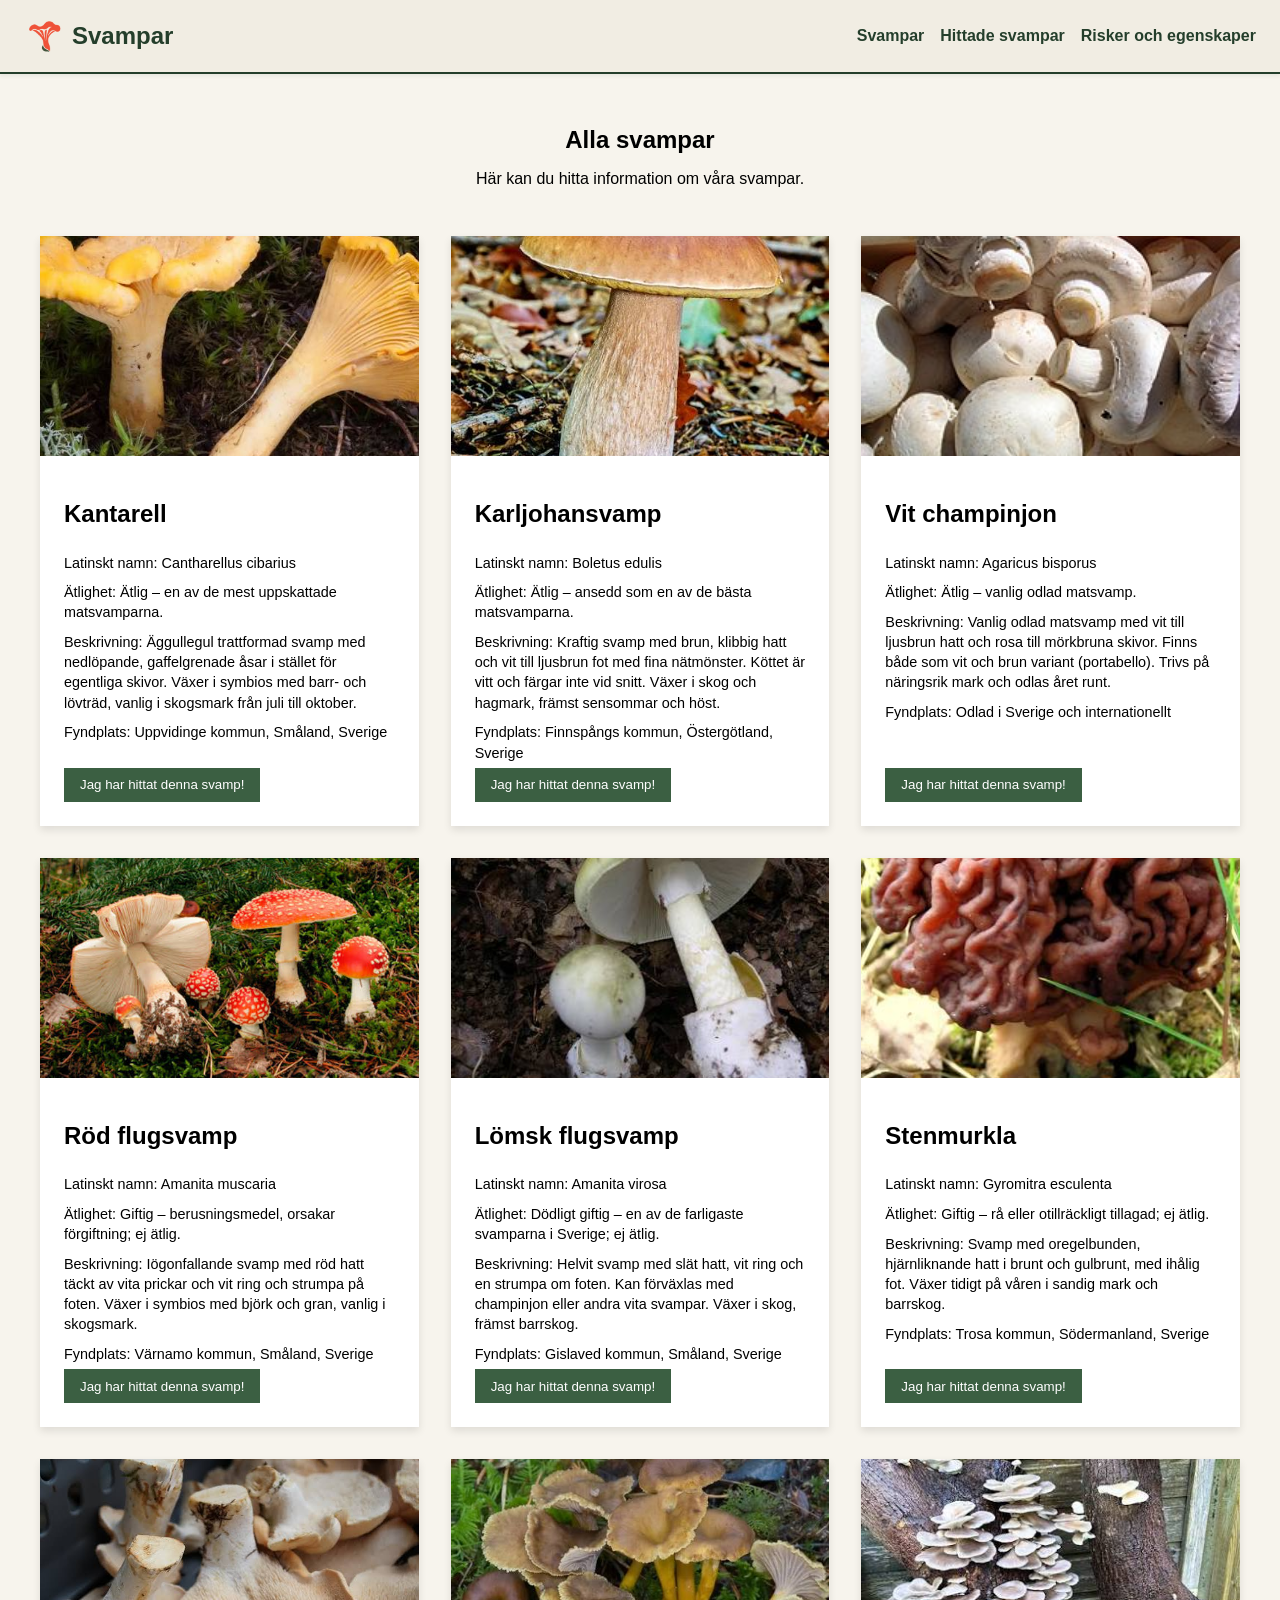
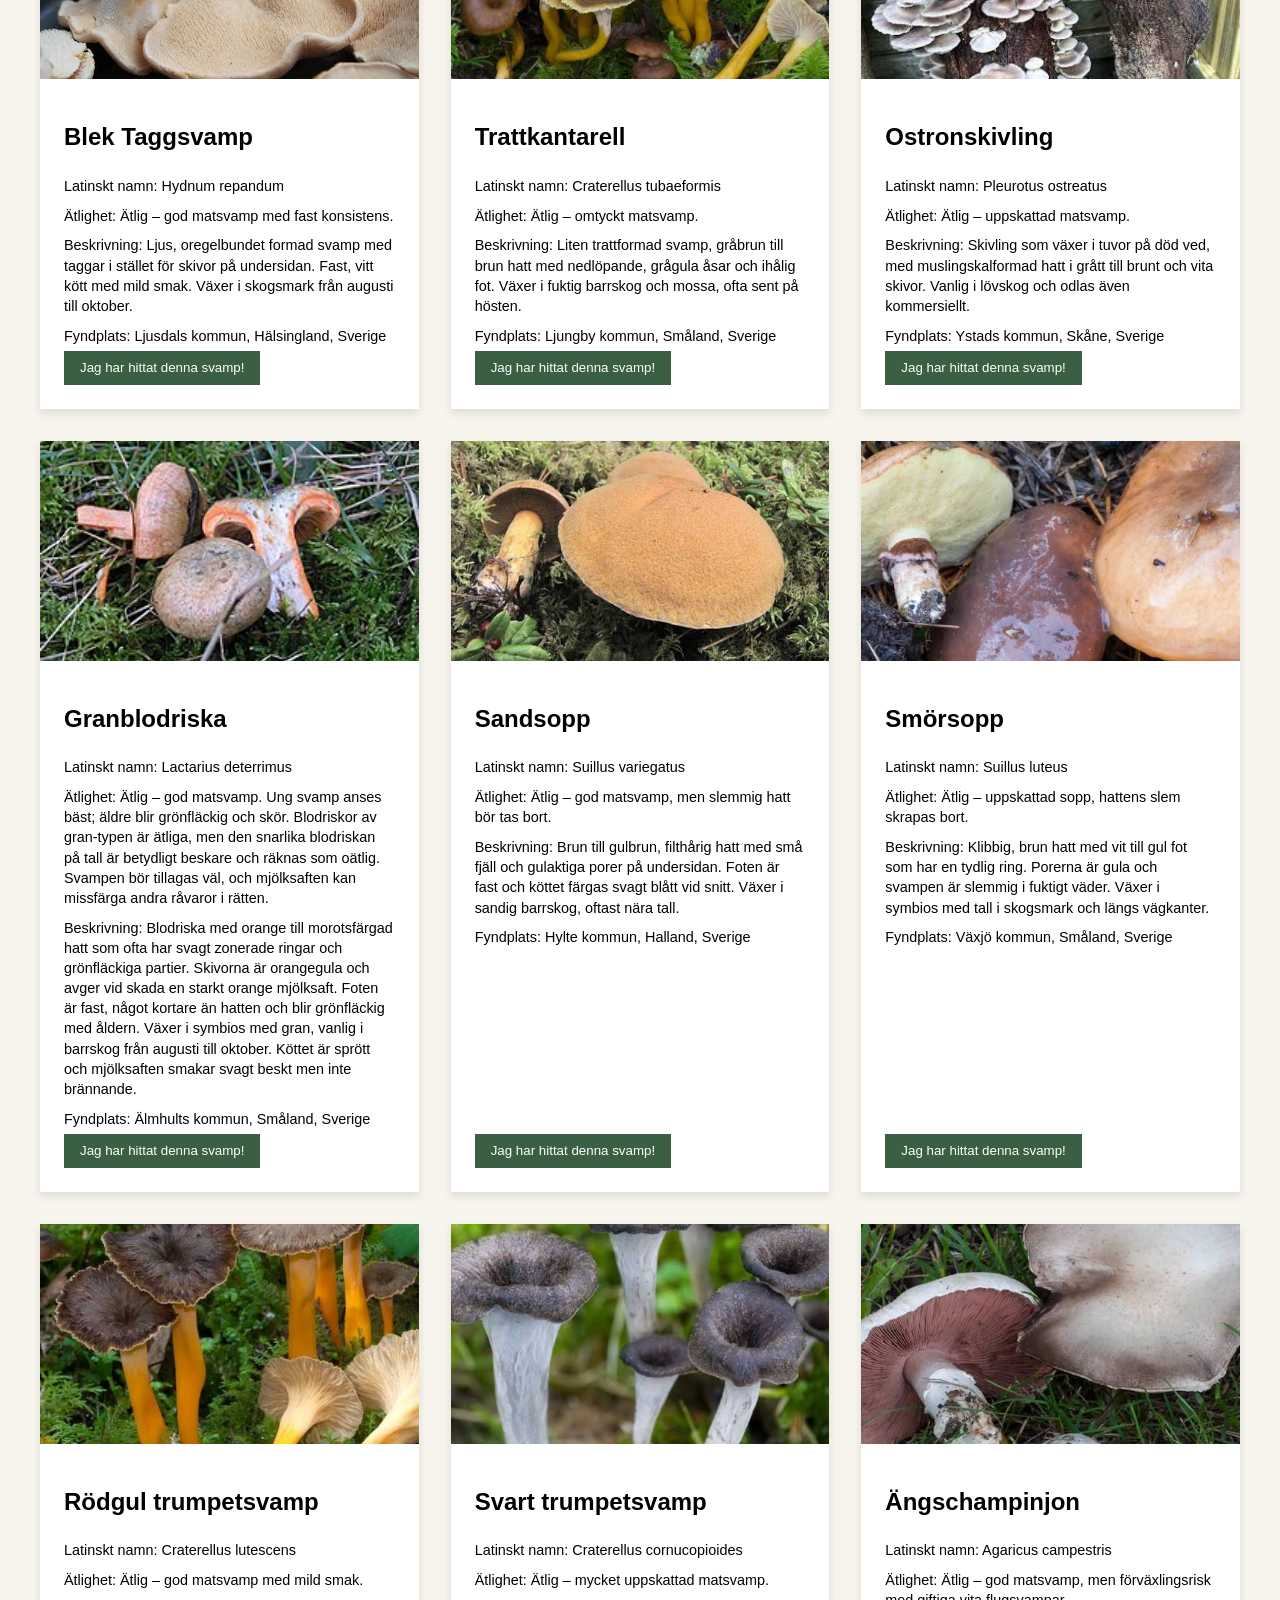
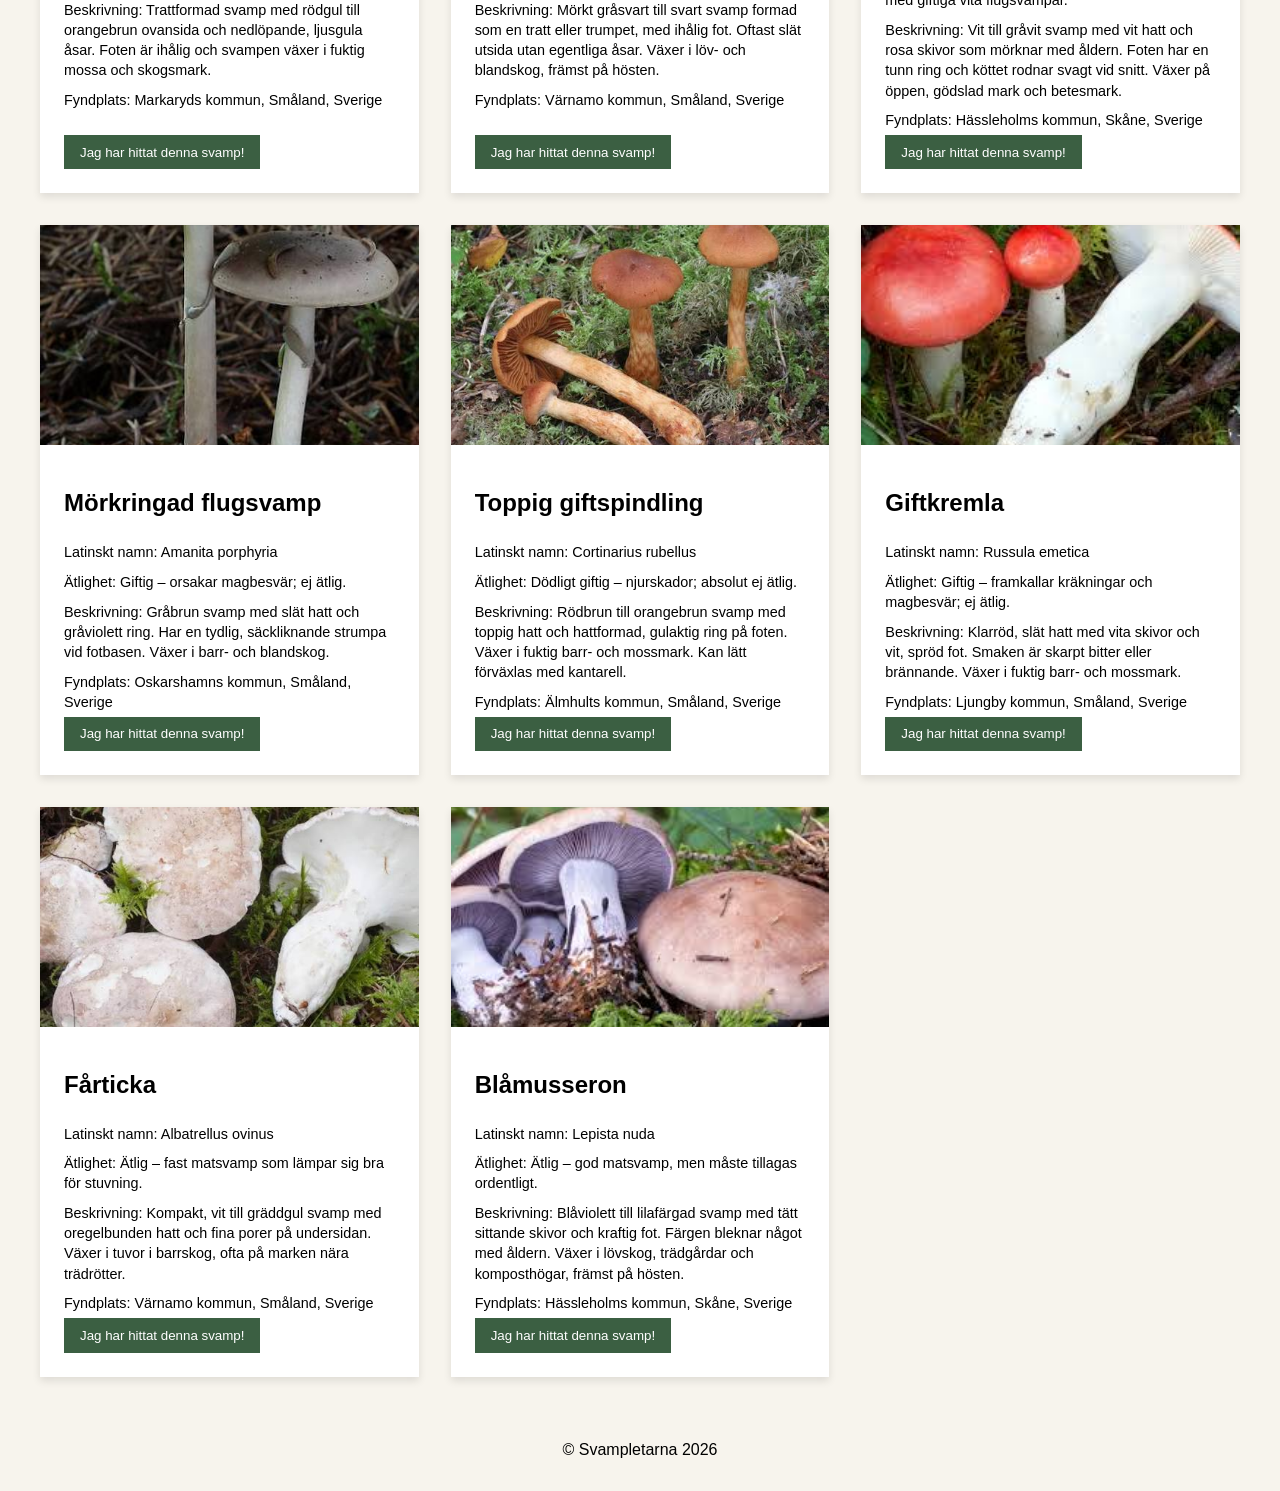
<file: index.html>
<!doctype html>
<html lang="sv">
  <head>
    <meta charset="UTF-8" />
    <meta name="viewport" content="width=device-width, initial-scale=1.0" />
    <title>Svampletarna - Alla svampar</title>
    <link rel="stylesheet" href="style.css" />
    <script src="script.js" defer></script>
  </head>
  <body>
    <header>
      <a class="brand" href="index.html">
        <img src="img/svamplogo-kantarell.png" alt="Logotyp för Svampletarna" />
        <span>Svampar</span>
      </a>

      <nav aria-label="Huvudmeny">
        <button class="menu" id="menu-btn" aria-label="Öppna meny">=</button>
        <ul id="nav-links">
          <li><a href="index.html">Svampar</a></li>
          <li><a href="hittade.html">Hittade svampar</a></li>
          <li><a href="risker.html">Risker och egenskaper</a></li>
        </ul>
      </nav>
    </header>

    <main>
      <section class="intro">
        <h1>Alla svampar</h1>
        <p>Här kan du hitta information om våra svampar.</p>
      </section>

      <section id="svamp-grid" aria-label="Svamparlista"></section>
    </main>

    <footer>
      <p>&copy; Svampletarna 2026</p>
    </footer>
  </body>
</html>
</file>
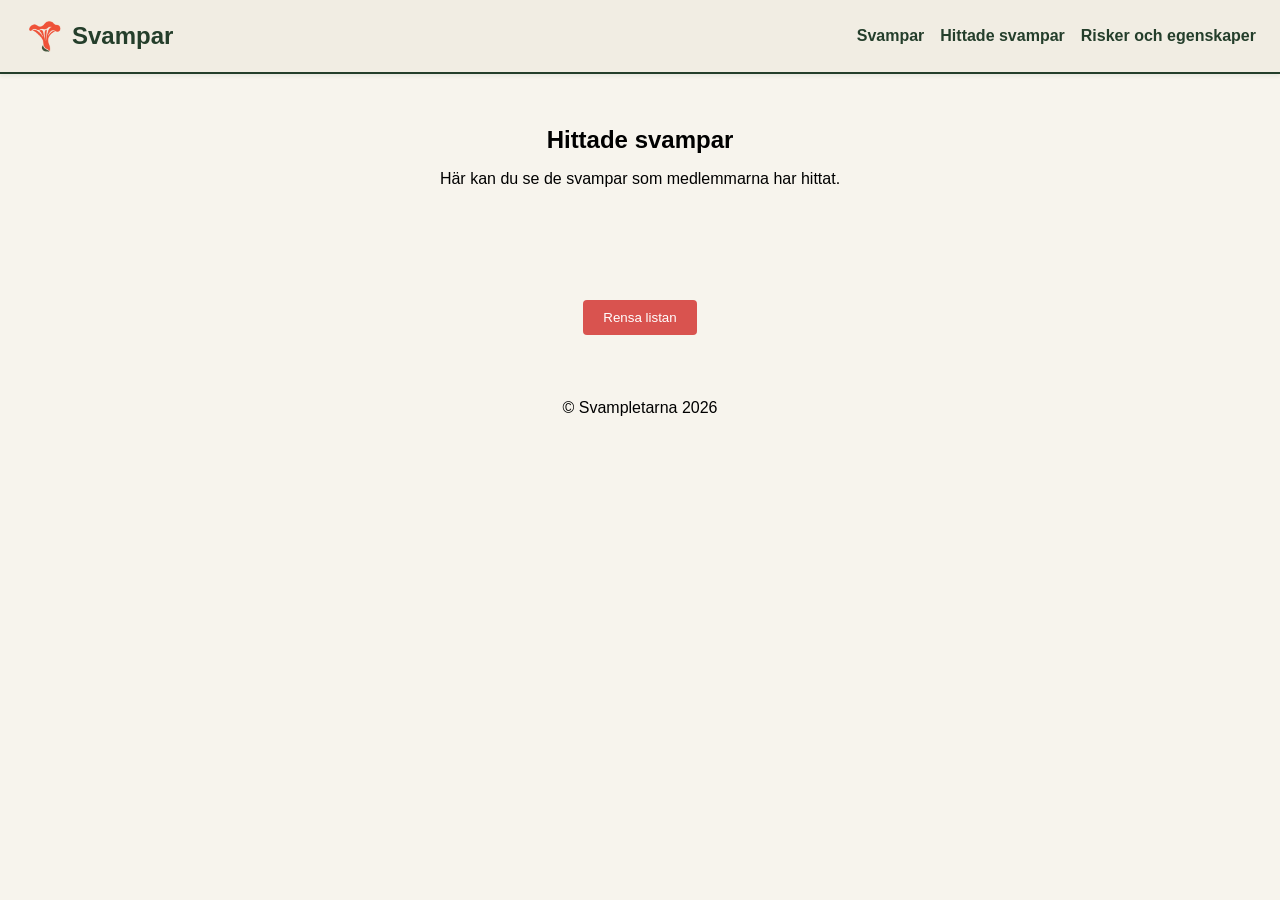
<file: hittade.html>
<!doctype html>
<html lang="sv">
  <head>
    <meta charset="UTF-8" />
    <meta name="viewport" content="width=device-width, initial-scale=1.0" />
    <title>Svampletarna - Hittade svampar</title>
    <link rel="stylesheet" href="style.css" />
    <script src="script.js" defer></script>
  </head>
  <body>
    <header>
      <a class="brand" href="index.html">
        <img src="img/svamplogo-kantarell.png" alt="Logotyp för Svampletarna" />
        <span>Svampar</span>
      </a>

      <nav aria-label="Huvudmeny">
        <button class="menu" id="menu-btn" aria-label="Öppna meny">=</button>
        <ul id="nav-links">
          <li><a href="index.html">Svampar</a></li>
          <li><a href="hittade.html">Hittade svampar</a></li>
          <li><a href="risker.html">Risker och egenskaper</a></li>
        </ul>
      </nav>
    </header>

    <main>
      <section class="intro">
        <h1>Hittade svampar</h1>
        <p>Här kan du se de svampar som medlemmarna har hittat.</p>
      </section>

      <section
        id="found-mushrooms"
        aria-label="Hittade svampar lista"
      ></section>

      <button id="clear-btn">Rensa listan</button>
    </main>

    <footer>
      <p>&copy; Svampletarna 2026</p>
    </footer>
  </body>
</html>
</file>
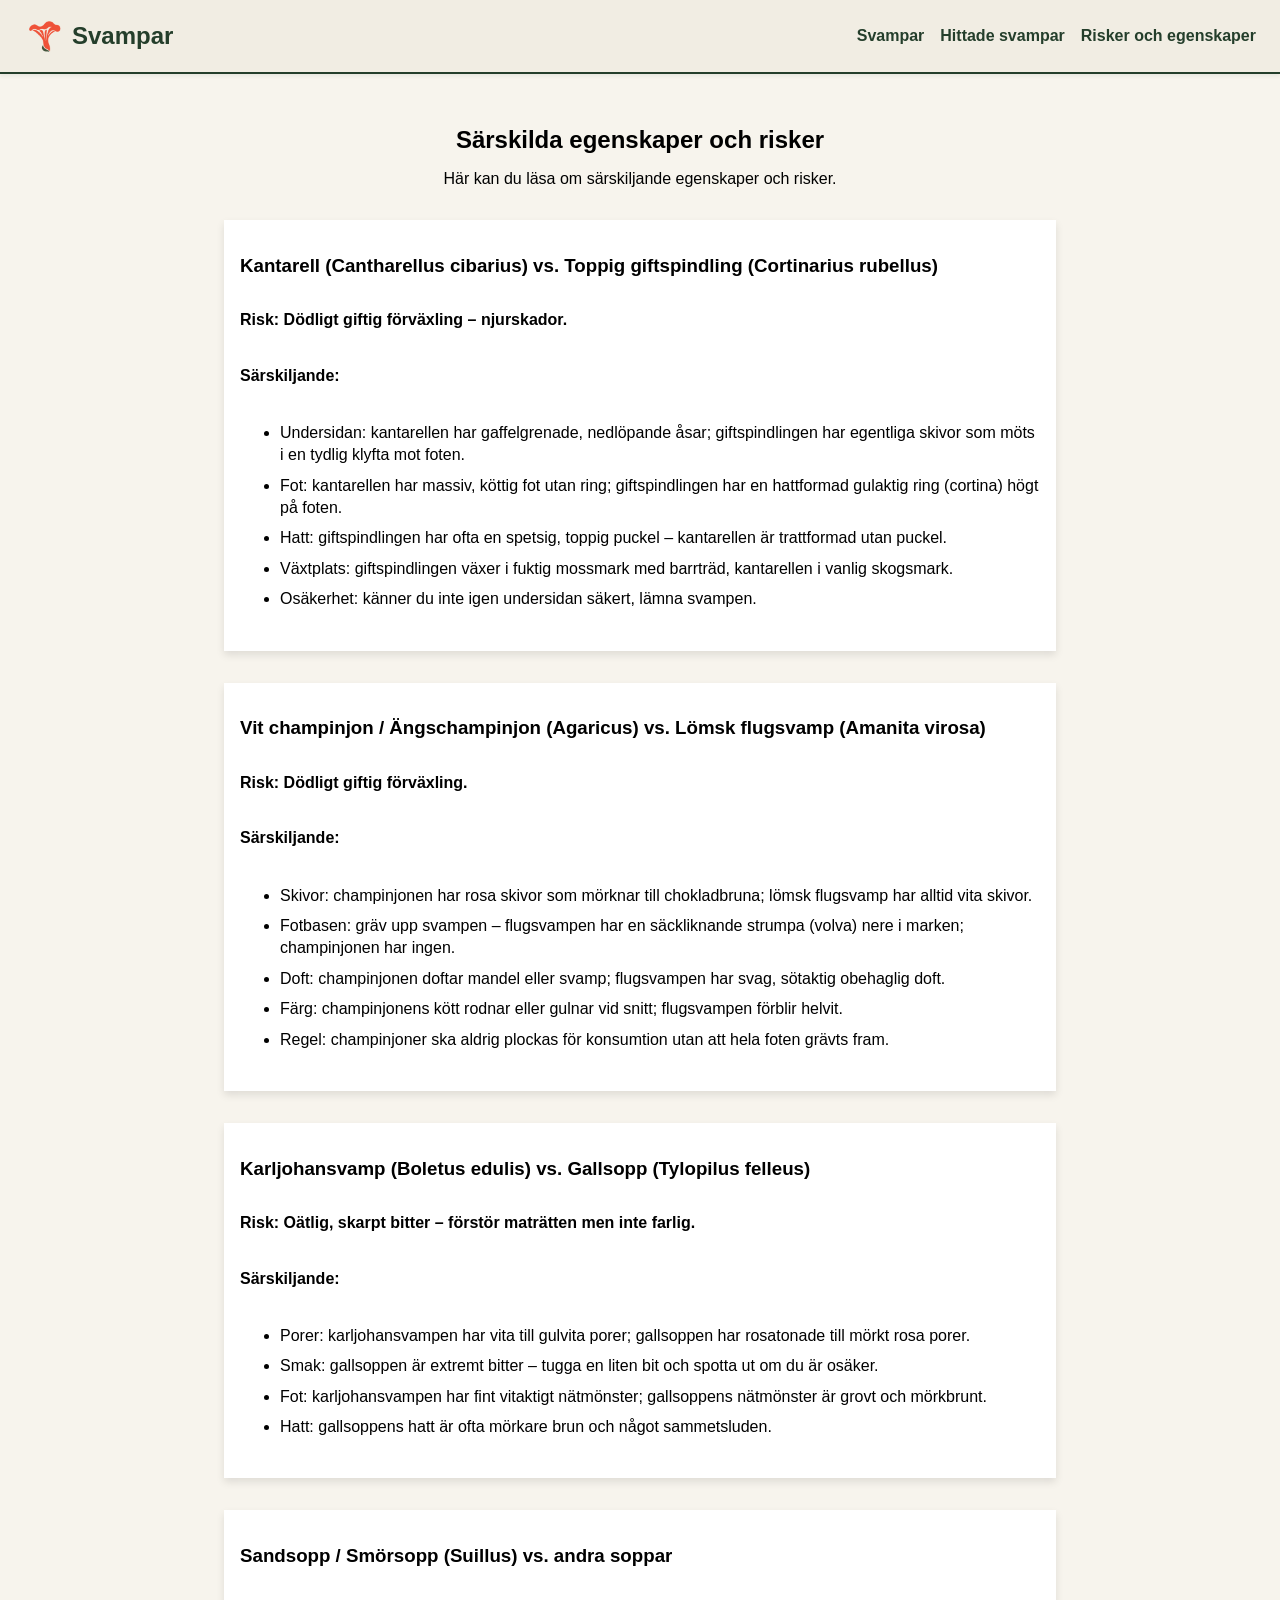
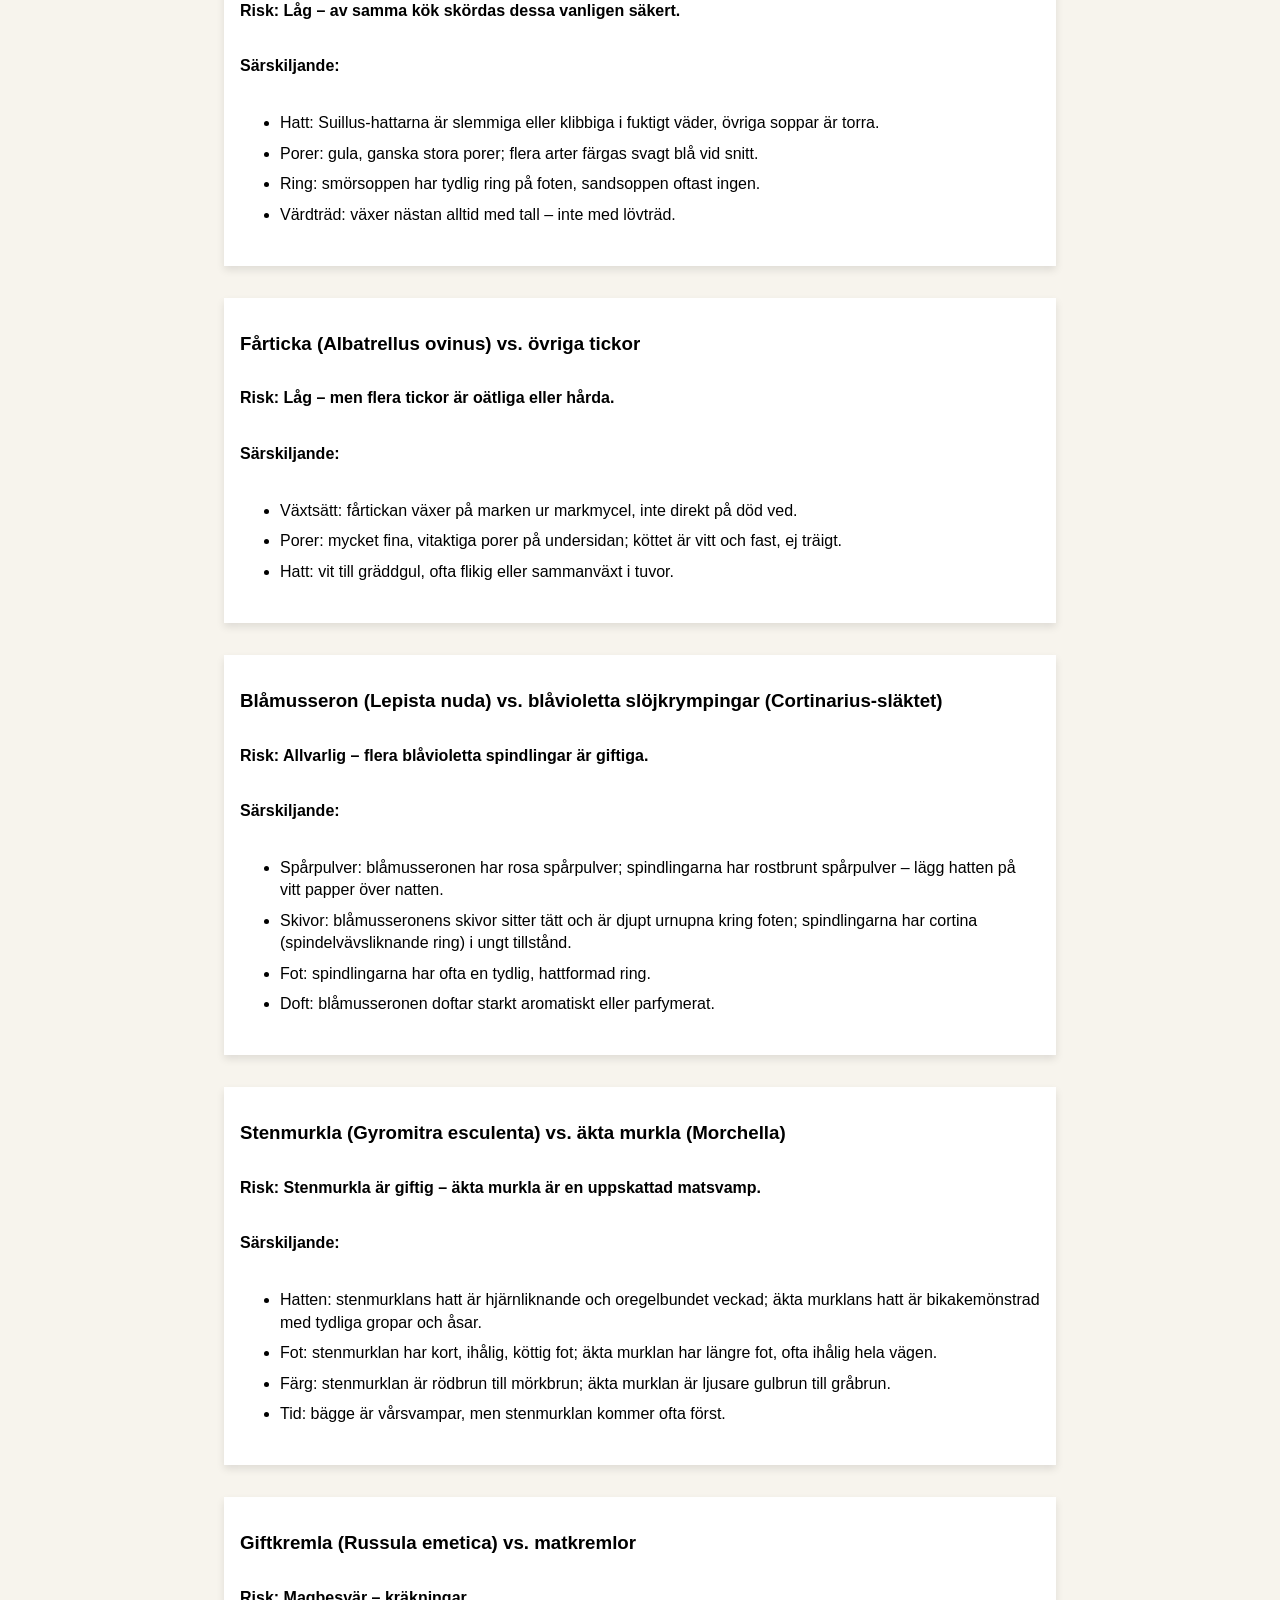
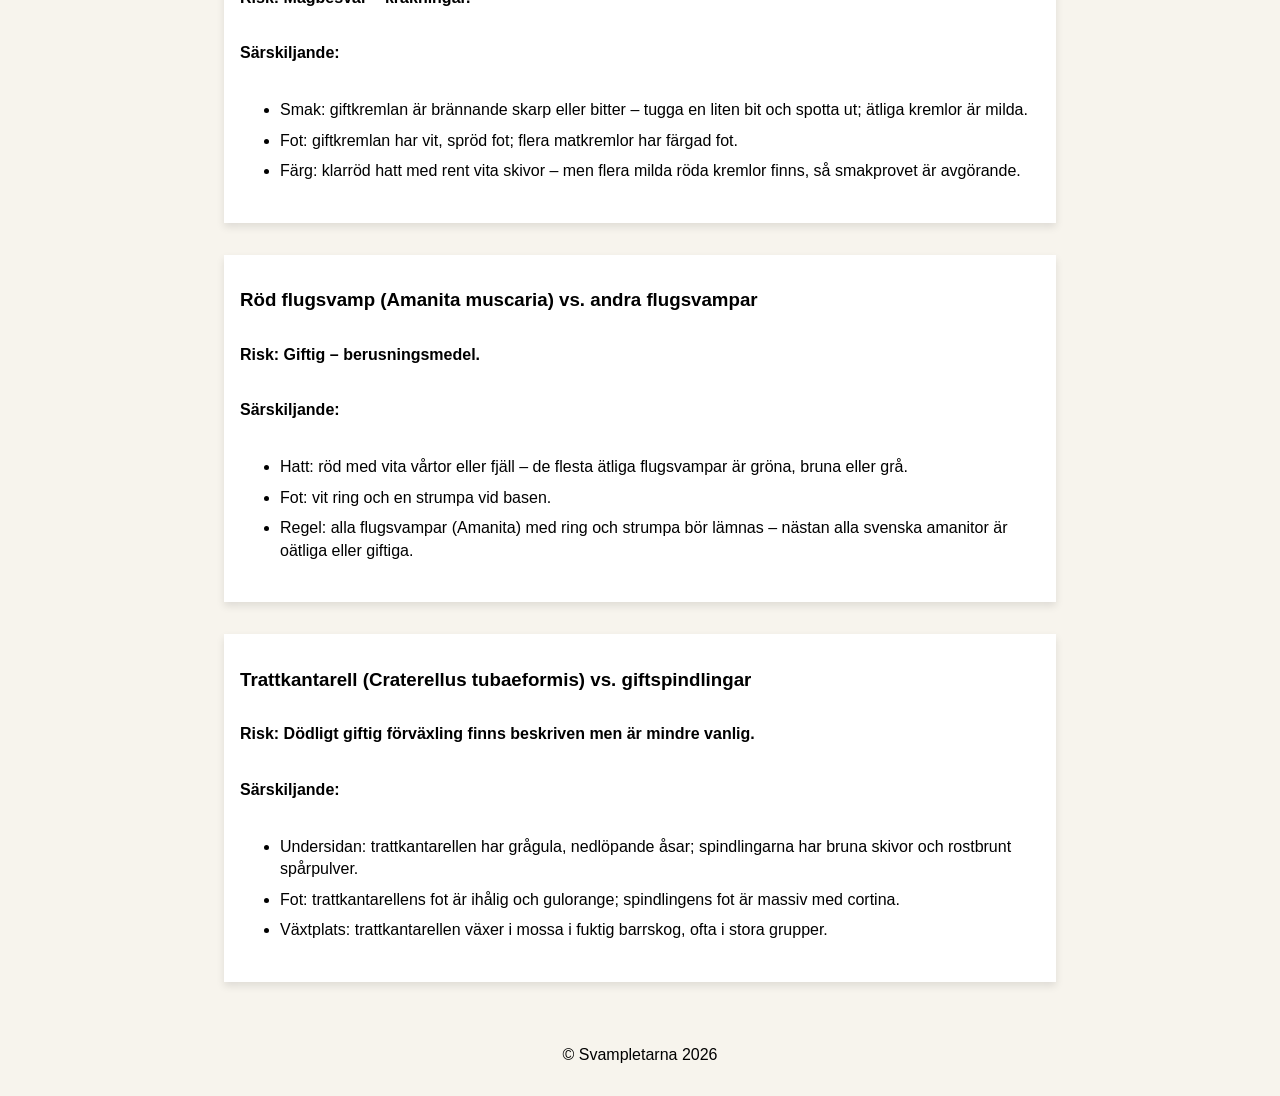
<file: risker.html>
<!doctype html>
<html lang="sv">
  <head>
    <meta charset="UTF-8" />
    <meta name="viewport" content="width=device-width, initial-scale=1.0" />
    <title>Svampletarna - Särskilda egenskaper och risker</title>
    <link rel="stylesheet" href="style.css" />
    <script src="script.js" defer></script>
  </head>
  <body>
    <header>
      <a class="brand" href="index.html">
        <img src="img/svamplogo-kantarell.png" alt="Logotyp för Svampletarna" />
        <span>Svampar</span>
      </a>

      <nav aria-label="Huvudmeny">
        <button class="menu" id="menu-btn" aria-label="Öppna meny">=</button>
        <ul id="nav-links">
          <li><a href="index.html">Svampar</a></li>
          <li><a href="hittade.html">Hittade svampar</a></li>
          <li><a href="risker.html">Risker och egenskaper</a></li>
        </ul>
      </nav>
    </header>

    <main>
      <section class="intro">
        <h1>Särskilda egenskaper och risker</h1>
        <p>Här kan du läsa om särskiljande egenskaper och risker.</p>
      </section>

      <section
        id="risk-grid"
        aria-label="Risker och egenskaper lista"
      ></section>
    </main>

    <footer>
      <p>&copy; Svampletarna 2026</p>
    </footer>
  </body>
</html>
</file>
<file: style.css>
header {
  display: flex;
  justify-content: space-between;
  align-items: center;
  padding: 1rem 1.5rem;
  background-color: #f1ede3;
  border-bottom: 2px solid #243e2b;
  box-shadow: 0 2px 4px rgba(36, 62, 43, 0.08);
  position: relative;
}

.menu {
  display: block;
  font-size: 1.5rem;
  background: none;
  border: none;
  cursor: pointer;
  color: #243e2b;
}
header nav ul {
  display: none;
  flex-direction: column;
  position: absolute;
  top: 100%;
  left: 0;
  width: 100%;
  background-color: #eaf5ea;
  text-align: center;
  padding: 1rem 0;
  border-bottom: 2px solid #2d8b57;
  box-shadow: 0 4px 6px rgba(0, 0, 0, 0.1);
  z-index: 10;
  list-style: none;
  margin: 0;
}

header nav ul.show {
  display: flex;
}

header nav ul li {
  margin-bottom: 1rem;
}

header nav a {
  text-decoration: none;
  color: #243e2b;
  font-size: 1rem;
  font-weight: bold;
  border-bottom: 2px solid transparent;
  transition:
    color 0.3s,
    border-bottom-color 0.3s;
}

header nav a:hover {
  color: #b46617;
  border-bottom-color: #2e8b57;
}

header img {
  width: 40px;
  height: 40px;
}

header span {
  font-size: 1.5rem;
  font-weight: bold;
  color: #243e2b;
  font-family: "Arial", sans-serif;
}

header .brand {
  display: flex;
  align-items: center;
  gap: 0.5rem;
  text-decoration: none;
  color: inherit;
}

body {
  background-color: #f7f4ed;
  margin: 0;
  font-family: Arial, Helvetica, sans-serif;
}

.intro {
  max-width: 1200px;
  margin: 0 auto;
  padding: 2rem 2rem 0 2rem;
  text-align: center;
}

.intro h1 {
  margin-bottom: 0.5rem;
  text-align: center;
}

#svamp-grid,
#found-mushrooms {
  display: grid;
  grid-template-columns: 1fr;
  gap: 2rem;
  padding: 1.5rem;
  max-width: 1200px;
  margin: 0 auto;
}

article {
  background-color: #ffffff;
  box-shadow: 0 4px 8px rgba(0, 0, 0, 0.1);
  display: flex;
  flex-direction: column;
}

article img {
  width: 100%;
  height: 220px;
  object-fit: cover;
}

.card-content {
  padding: 1.5rem;
  display: flex;
  flex-direction: column;
  flex-grow: 1;
}

.card-content h3 {
  margin-top: 0;
}

.card-content p {
  font-size: 0.9rem;
  line-height: 1.4;
  margin: 0.3rem 0;
}

.card-content button {
  margin-top: auto;
  background-color: #3b5f42;
  color: #ffffff;
  border: none;
  padding: 0.6rem 1rem;
  cursor: pointer;
  align-self: flex-start;
}

.card-content button:hover {
  background-color: #2b4530;
}

#risk-grid article {
  background-color: white;
  width: 90%;
  max-width: 800px;
  margin: 2rem auto;
  padding: 1rem;
}

#risk-grid article h3,
#risk-grid article h4,
#risk-grid article p {
  color: black;
}

#risk-grid article li {
  margin-bottom: 0.5rem;
  line-height: 1.4;
}

#risk-grid article p {
  font-weight: bold;
}

footer {
  text-align: center;
  padding: 1rem;
}

#clear-btn {
  display: block;
  margin: 2rem auto;
  padding: 10px 20px;
  cursor: pointer;
  background-color: #d9534f;
  color: white;
  border: none;
  border-radius: 4px;
}
@media (min-width: 768px) {
  .menu {
    display: none;
  }

  header nav ul {
    display: flex !important;
    flex-direction: row;
    position: static;
    width: auto;
    background-color: transparent;
    box-shadow: none;
    border-bottom: none;
    padding: 0;
    gap: 1rem;
  }

  header nav ul li {
    margin-bottom: 0;
  }

  /* Ändra griden till flera kolumner på större skärmar */
  #svamp-grid,
  #found-mushrooms {
    grid-template-columns: repeat(auto-fit, minmax(300px, 1fr));
    padding: 2rem;
  }
}
</file>
